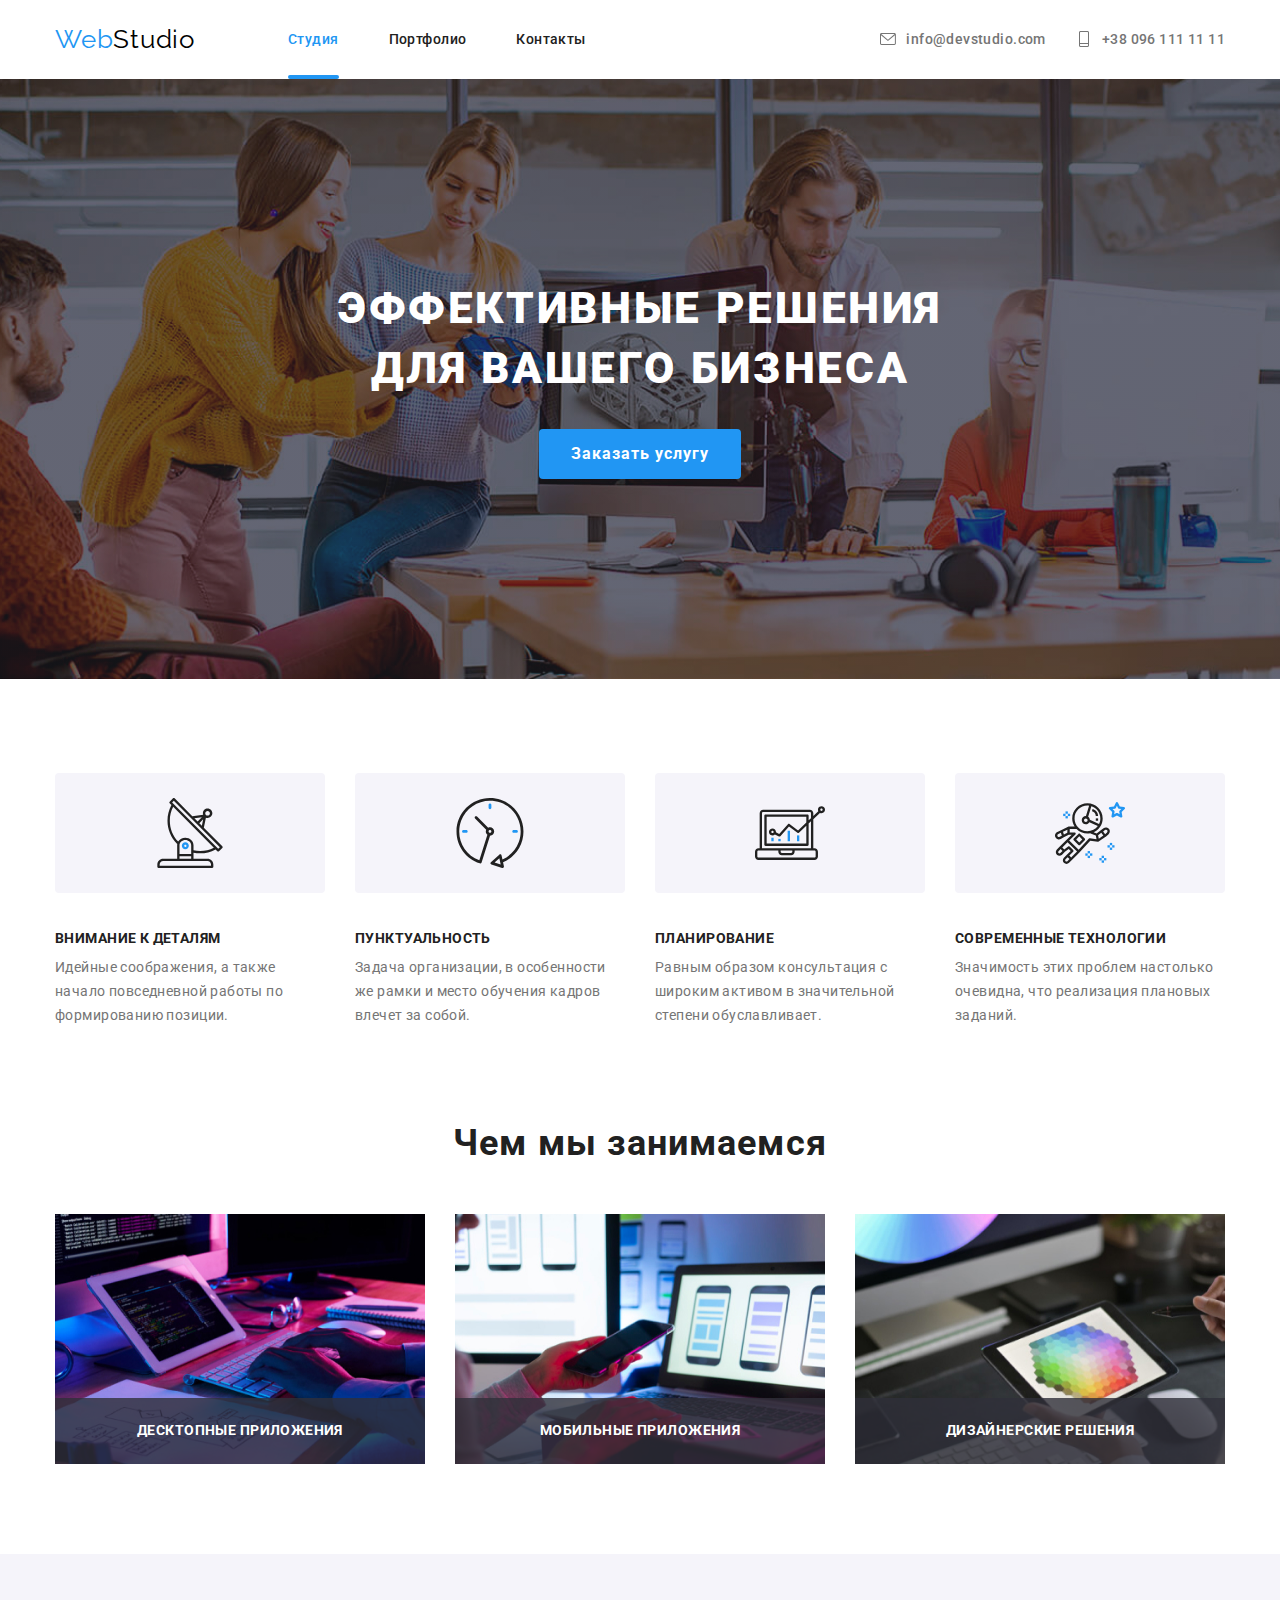
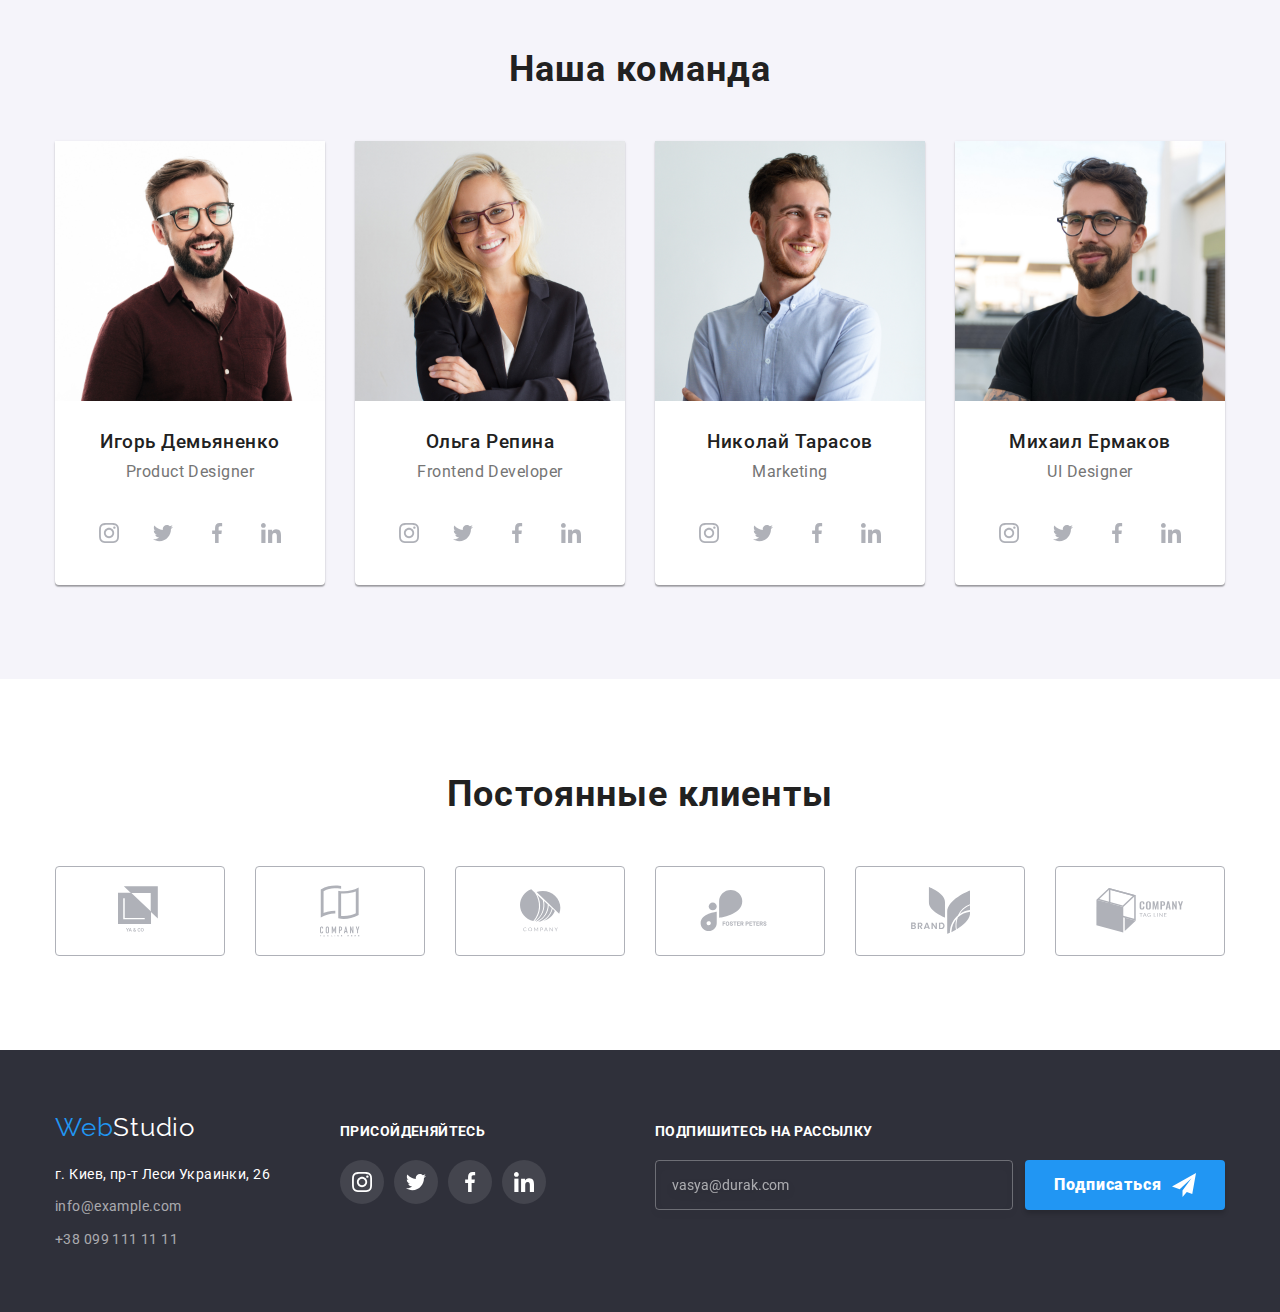
<file: index.html>
<!DOCTYPE html>
<html lang="ru">
  <head>
    <meta charset="UTF-8" />
    <meta name="viewport" content="width=device-width, initial-scale=1.0" />
    <title>GoIT HW #6 - Forms</title>

    <link
      href="https://fonts.googleapis.com/css2?family=Raleway:wght@700&family=Roboto:wght@400;500;700&display=swap"
      rel="stylesheet"
    />

    <link
      rel="stylesheet"
      href="https://cdnjs.cloudflare.com/ajax/libs/modern-normalize/0.7.0/modern-normalize.min.css"
    />

    <link rel="stylesheet" href="./css/main.css" />
  </head>
  <body>
    <!-- Шапка сайта -->
    <header class="header">
      <div class="header-container container">
        <nav class="site-nav">
          <a href="./index.html" lang="en" class="logo site-nav__logo">
            <span class="logo-accent">Web</span>Studio
          </a>
          <ul class="site-nav__list list">
            <li class="site-nav__item"><a href="./index.html" class="site-nav__link site-nav__link--current">Студия</a></li>
            <li class="site-nav__item"><a href="./portfolio.html" class="site-nav__link">Портфолио</a></li>
            <li class="site-nav__item"><a href="" class="site-nav__link">Контакты</a></li>
          </ul>
        </nav>

        <ul class="header-contacts list">
          <li class="header-contacts__item">
            <a href="mailto:info@devstudio.com" class="header-contacts__link">
              <svg width="16" height="16" class="header-contacts__icon icon-email">
                <use href="./images/icons.svg#envelope"></use>
              </svg>
              info@devstudio.com
            </a>
          </li>
          <li class="header-contacts__item">
            <a href="tel:+380961111111" class="header-contacts__link">
              <svg width="16" height="16" class="header-contacts__icon icon-phone">
                <use href="./images/icons.svg#phone"></use>
              </svg>
              +38 096 111 11 11</a
            >
          </li>
        </ul>
      </div>
    </header>

    <main>
      <!-- Герой -->
      <section class="hero">
        <h1 class="hero__title">
          Эффективные решения<br />
          для вашего бизнеса
        </h1>
        <button class="hero__button" data-modal-open>Заказать услугу</button>
      </section>

      <!-- Особенности -->
      <section class="features-section">
        <div class="container">
          <h2 class="section-title visually-hidden">Наши особенности</h2>
          <ul class="features-section__list list">
            <li class="features-section__item">
              <svg class="features-section__icon" width="270" height="120">
                <use href="./images/icons.svg#icon-antenna"></use>
              </svg>
              <h3 class="features-section__title">Внимание к деталям</h3>
              <p class="features-section__text">
                Идейные соображения, а также начало повседневной работы по
                формированию позиции.
              </p>
            </li>
            <li class=" features-section__item">
              <svg class="features-section__icon" width="270" height="120">
                <use href="./images/icons.svg#icon-clock"></use>
              </svg>
              <h3 class="features-section__title">Пунктуальность</h3>
              <p class="features-section__text">
                Задача организации, в особенности же рамки и место обучения
                кадров влечет за собой.
              </p>
            </li>
            <li class="features-section__item">
              <svg class="features-section__icon" width="270" height="120">
                <use href="./images/icons.svg#icon-diagram"></use>
              </svg>
              <h3 class="features-section__title">Планирование</h3>
              <p class="features-section__text">
                Равным образом консультация с широким активом в значительной
                степени обуславливает.
              </p>
            </li>
            <li class="features-section__item">
              <svg class="features-section__icon" width="270" height="120">
                <use href="./images/icons.svg#icon-astronaut"></use>
              </svg>
              <h3 class="features-section__title">Современные технологии</h3>
              <p class="features-section__text">
                Значимость этих проблем настолько очевидна, что реализация
                плановых заданий.
              </p>
            </li>
          </ul>
        </div>
      </section>

      <!-- Чем мы занимаемся -->
      <section class="works-section">
        <div class="container">
          <h2 class="section-title works-section__title">Чем мы занимаемся</h2>

          <ul class="works-section__list list">
            <li class="works-section__item">
              <img
                src="./images/whatWeDo1.jpg"
                alt="Планшет с клавиатурой"
                width="370"
                height="250"
                class="works-section__image img"
              />
              <p class="works-section__type">Десктопные приложения</p>
            </li>
            <li class="works-section__item">
              <img
                src="./images/whatWeDo2.jpg"
                alt="Разработка приложений на экране ноутбука"
                width="370"
                height="250"
                class="works-section__image img"
              />
              <p class="works-section__type">Мобильные приложения</p>
            </li>

            <li class="works-section__item">
              <img
                src="./images/whatWeDo3.jpg"
                alt="Цветовая гамма на планшете"
                width="370"
                height="250"
                class="works-section__image img"
              />
              <p class="works-section__type">Дизайнерские решения</p>
            </li>
          </ul>
        </div>
      </section>

      <!-- Наша команда -->
      <section class="team-section">
        <div class="container">
          <h2 class="team-section__title section-title">Наша команда</h2>

          <ul class="team-section__list list">
            <li class="team-section__item">
              <img
                src="./images/team1.jpg"
                alt="Игорь Демьяненко"
                width="270"
                class="team-section__image img"
              />
              <h3 class="team-section__name">Игорь Демьяненко</h3>
              <p class="team-section__position">Product Designer</p>
              <div class="team-section__social-list">
                <a
                  href="https:/instagram.com"
                  target="_blank"
                  aria-label="Ссылка на Instagram"
                  class="team-section__social-icon"
                >
                  <svg width="20" height="20">
                    <use href="./images/icons.svg#icon-instagram"></use>
                  </svg>
                </a>
                <a
                  href="https:/twitter.com"
                  target="_blank"
                  aria-label="Ссылка на Twitter"
                  class="team-section__social-icon"
                >
                  <svg width="20" height="20">
                    <use href="./images/icons.svg#icon-twitter"></use>
                  </svg>
                </a>
                <a
                  href="https:/fb.com"
                  target="_blank"
                  aria-label="Ссылка на Facebook"
                  class="team-section__social-icon"
                >
                  <svg width="20" height="20">
                    <use href="./images/icons.svg#icon-facebook"></use>
                  </svg>
                </a>
                <a
                  href="https:/linkedin.com"
                  target="_blank"
                  aria-label="Ссылка на Linkedin"
                  class="team-section__social-icon"
                >
                  <svg width="20" height="20">
                    <use href="./images/icons.svg#icon-linkedin"></use>
                  </svg>
                </a>
              </div>
            </li>
            <li class="team-section__item">
              <img
                src="./images/team2.jpg"
                alt="Ольга Репина"
                width="270"
                class="team-section__image img"
              />
              <h3 class="team-section__name">Ольга Репина</h3>
              <p class="team-section__position">Frontend Developer</p>
              <div class="team-section__social-list">
                <a
                  href="https:/instagram.com"
                  target="_blank"
                  aria-label="Ссылка на Instagram"
                  class="team-section__social-icon"
                >
                  <svg width="20" height="20">
                    <use href="./images/icons.svg#icon-instagram"></use>
                  </svg>
                </a>
                <a
                  href="https:/twitter.com"
                  target="_blank"
                  aria-label="Ссылка на Twitter"
                  class="team-section__social-icon"
                >
                  <svg width="20" height="20">
                    <use href="./images/icons.svg#icon-twitter"></use>
                  </svg>
                </a>
                <a
                  href="https:/fb.com"
                  target="_blank"
                  aria-label="Ссылка на Facebook"
                  class="team-section__social-icon"
                >
                  <svg width="20" height="20">
                    <use href="./images/icons.svg#icon-facebook"></use>
                  </svg>
                </a>
                <a
                  href="https:/linkedin.com"
                  target="_blank"
                  aria-label="Ссылка на Linkedin"
                  class="team-section__social-icon"
                >
                  <svg width="20" height="20">
                    <use href="./images/icons.svg#icon-linkedin"></use>
                  </svg>
                </a>
              </div>
            </li>
            <li class="team-section__item">
              <img
                src="./images/team3.jpg"
                alt="Николай Тарасов"
                width="270"
                class="team-section__image img"
              />
              <h3 class="team-section__name">Николай Тарасов</h3>
              <p class="team-section__position">Marketing</p>
              <div class="team-section__social-list">
                <a
                  href="https:/instagram.com"
                  target="_blank"
                  aria-label="Ссылка на Instagram"
                  class="team-section__social-icon"
                >
                  <svg width="20" height="20">
                    <use href="./images/icons.svg#icon-instagram"></use>
                  </svg>
                </a>
                <a
                  href="https:/twitter.com"
                  target="_blank"
                  aria-label="Ссылка на Twitter"
                  class="team-section__social-icon"
                >
                  <svg width="20" height="20">
                    <use href="./images/icons.svg#icon-twitter"></use>
                  </svg>
                </a>
                <a
                  href="https:/fb.com"
                  target="_blank"
                  aria-label="Ссылка на Facebook"
                  class="team-section__social-icon"
                >
                  <svg width="20" height="20">
                    <use href="./images/icons.svg#icon-facebook"></use>
                  </svg>
                </a>
                <a
                  href="https:/linkedin.com"
                  target="_blank"
                  aria-label="Ссылка на Linkedin"
                  class="team-section__social-icon"
                >
                  <svg width="20" height="20">
                    <use href="./images/icons.svg#icon-linkedin"></use>
                  </svg>
                </a>
              </div>
            </li>
            <li class="team-section__item">
              <img
                src="./images/team4.jpg"
                alt="Михаил Ермаков"
                width="270"
                class="team-section__image img"
              />
              <h3 class="team-section__name">Михаил Ермаков</h3>
              <p class="team-section__position">UI Designer</p>
              <div class="team-section__social-list">
                <a
                  href="https:/instagram.com"
                  target="_blank"
                  aria-label="Ссылка на Instagram"
                  class="team-section__social-icon"
                >
                  <svg width="20" height="20">
                    <use href="./images/icons.svg#icon-instagram"></use>
                  </svg>
                </a>
                <a
                  href="https:/twitter.com"
                  target="_blank"
                  aria-label="Ссылка на Twitter"
                  class="team-section__social-icon"
                >
                  <svg width="20" height="20">
                    <use href="./images/icons.svg#icon-twitter"></use>
                  </svg>
                </a>
                <a
                  href="https:/fb.com"
                  target="_blank"
                  aria-label="Ссылка на Facebook"
                  class="team-section__social-icon"
                >
                  <svg width="20" height="20">
                    <use href="./images/icons.svg#icon-facebook"></use>
                  </svg>
                </a>
                <a
                  href="https:/linkedin.com"
                  target="_blank"
                  aria-label="Ссылка на Linkedin"
                  class="team-section__social-icon"
                >
                  <svg width="20" height="20">
                    <use href="./images/icons.svg#icon-linkedin"></use>
                  </svg>
                </a>
              </div>
            </li>
          </ul>
        </div>
      </section>

      <!-- Наши клиенты -->
      <section class="clients-section">
        <div class="container">
          <h2 class="section-title">Постоянные клиенты</h2>
          <ul class="clients-section__list list">
            <li class="clients-section__item">
              <a href="./" class="clients-section__link" aria-label="Логотип клиента №1">
                <svg class="clients-section__icon" width="44" height="49">
                  <use href="./images/icons.svg#icon-logo1"></use>
                </svg>
              </a>
            </li>
            <li class="clients-section__item">
              <a href="./" class="clients-section__link" aria-label="Логотип клиента №2">
                <svg class="clients-section__icon" width="40" height="52">
                  <use href="./images/icons.svg#icon-logo2"></use>
                </svg>
              </a>
            </li>
            <li class="clients-section__item">
              <a href="./" class="clients-section__link" aria-label="Логотип клиента №3">
                <svg class="clients-section__icon" width="41" height="43">
                  <use href="./images/icons.svg#icon-logo3"></use>
                </svg>
              </a>
            </li>
            <li class="clients-section__item">
              <a href="./" class="clients-section__link" aria-label="Логотип клиента №4">
                <svg class="clients-section__icon" width="80" height="42">
                  <use href="./images/icons.svg#icon-logo4"></use>
                </svg>
              </a>
            </li>
            <li class="clients-section__item">
              <a href="./" class="clients-section__link" aria-label="Логотип клиента №5">
                <svg class="clients-section__icon" width="59" height="47">
                  <use href="./images/icons.svg#icon-logo5"></use>
                </svg>
              </a>
            </li>
            <li class="clients-section__item">
              <a href="./" class="clients-section__link" aria-label="Логотип клиента №6">
                <svg class="clients-section__icon" width="88" height="45">
                  <use href="./images/icons.svg#icon-logo6"></use>
                </svg>
              </a>
            </li>
          </ul>
        </div>
      </section>
    </main>

    <!-- Подвал сайта (Footer) -->

    <footer class="footer">
      <div class="container footer__container">
        <div class="footer-contacts">
          <a href="./index.html" lang="en" class="footer-contacts__logo logo">
            <span class="logo-accent">Web</span>Studio
          </a>
          <address class="footer-contacts__list">
            <a
              href="https://goo.gl/maps/jDe5EnL38nqXM14u8"
              class="footer-contacts__link footer-contacts__link--address"
              target="_blank"
            >
              г. Киев, пр-т Леси Украинки, 26
            </a>
            <a href="mailto:info@example.com" class="footer-contacts__link">
              info@example.com
            </a>

            <a href="tel:+380991111111" class="footer-contacts__link"> +38 099 111 11 11 </a>
          </address>
        </div>
        <div class="footer-social">
          <p class="footer__title">Присойденяйтесь</p>
          <div class="footer-social__list">
            <a
              href="https:/instagram.com"
              target="_blank"
              aria-label="Ссылка на Instagram"
              class="footer-social__icon"
            >
              <svg width="20" height="20">
                <use href="./images/icons.svg#icon-instagram"></use>
              </svg>
            </a>
            <a
              href="https:/twitter.com"
              target="_blank"
              aria-label="Ссылка на Twitter"
              class="footer-social__icon"
            >
              <svg width="20" height="20">
                <use href="./images/icons.svg#icon-twitter"></use>
              </svg>
            </a>
            <a
              href="https:/fb.com"
              target="_blank"
              aria-label="Ссылка на Facebook"
              class="footer-social__icon"
            >
              <svg width="20" height="20">
                <use href="./images/icons.svg#icon-facebook"></use>
              </svg>
            </a>
            <a
              href="https:/linkedin.com"
              target="_blank"
              aria-label="Ссылка на Linkedin"
              class="footer-social__icon"
            >
              <svg width="20" height="20">
                <use href="./images/icons.svg#icon-linkedin"></use>
              </svg>
            </a>
          </div>
        </div>
        <div class="footer-subscribe">
          <p class="footer__title">Подпишитесь на рассылку</p>
          <form action="" class="subscribe-form js-form">
            <input
              type="email"
              class="subscribe-email"
              name="subscribe-email"
              placeholder="vasya@durak.com"
              autocomplete="email"
            />
            <button type="submit" class="subscribe-submit">Подписаться</button>
          </form>
        </div>
      </div>
    </footer>


    <!-- Модальное окно с формой на фоне оверлея -->

    <div class="backdrop is-hidden" data-modal>
      <div class="modal">
        <button class="button-close" data-modal-close>
          <svg class="icon-close" width="18" height="18">
            <use href="./images/form-icons.svg#icon-close-cross"></use>
          </svg>
        </button>

        <form class="modal-form" action="" autocomplete="off">
          <b class="modal-title">Оставьте свои данные, мы вам перезвоним</b>

          <div class="modal-form-field">
            <label for="name">Имя</label>
            <input type="text" name="name" id="name" />
            <svg class="form-icon" width="18" height="18">
              <use href="./images/form-icons.svg#icon-person"></use>
            </svg>
          </div>

          <div class="modal-form-field">
            <label for="tel">Телефон</label>
            <input type="tel" name="tel" id="tel" />
            <svg class="form-icon" width="18" height="18">
              <use href="./images/form-icons.svg#icon-phone"></use>
            </svg>
          </div>

          <div class="modal-form-field">
            <label for="email">Почта</label>
            <input type="email" name="email" id="email" />
            <svg class="form-icon" width="18" height="18">
              <use href="./images/form-icons.svg#icon-email"></use>
            </svg>
          </div>
          <div class="modal-form-textarea">
            <label for="comment">Комментарий</label>
            <textarea
              name="comment"
              id="comment"
              rows="10"
              class="form-comment"
              placeholder="Введите текст"
            ></textarea>
          </div>

          <div class="modal-form-checkbox">
            <label class="confirm">
              <input
                type="checkbox"
                name="confirm"
                class="checkbox visually-hidden"
              />
              <span class="checkbox-icon"></span>
              Соглашаюсь с рассылкой и принимаю
              <a href="#" class="link"> Условия договора</a>
            </label>
          </div>

          <button type="submit" class="modal-submit">Отправить</button>
        </form>
      </div>
    </div>

    <script>
      (() => {
        document.querySelector('.modal-form').addEventListener('submit', e => {
          e.preventDefault();

          new FormData(e.currentTarget).forEach((value, name) =>
            console.log(`${name}: ${value}`),
          );

          e.currentTarget.reset();
        });
      })();
    </script>

    <script src="./js/modal.js"></script>
  </body>
</html>
</file>
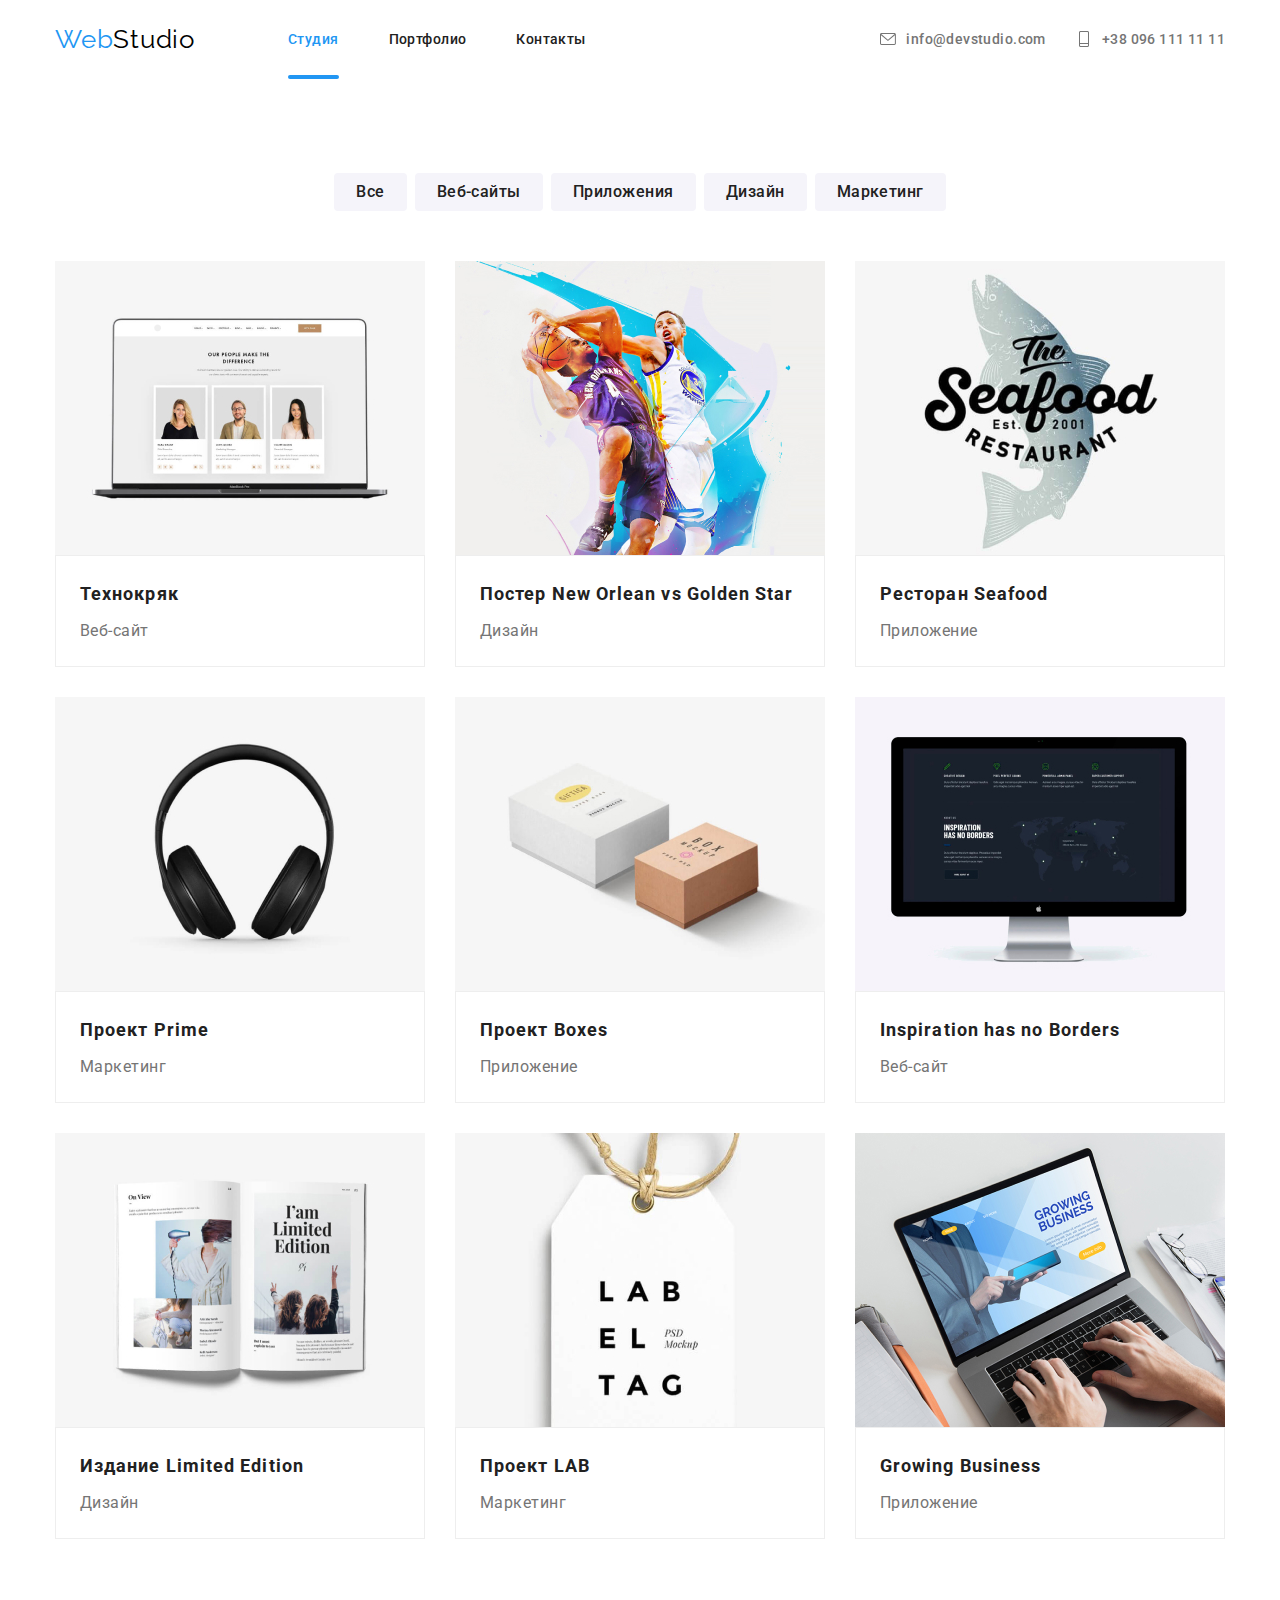
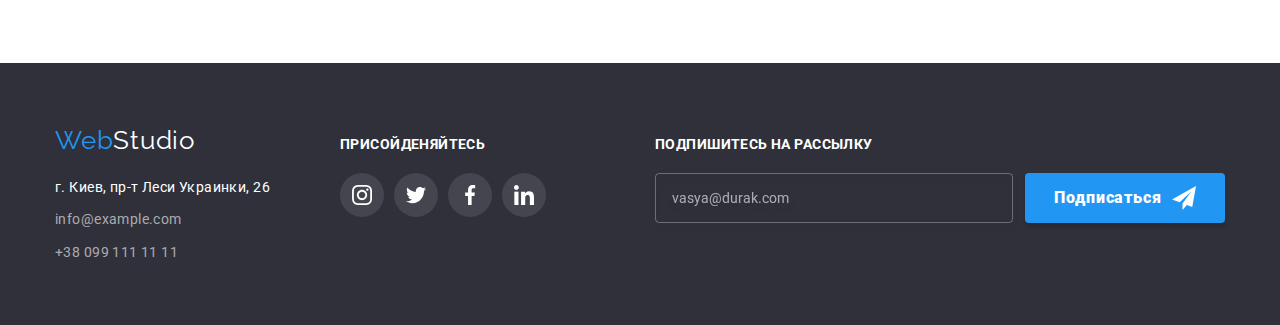
<file: portfolio.html>
<!DOCTYPE html>
<html lang="ru">
  <head>
    <meta charset="UTF-8" />
    <meta name="viewport" content="width=device-width, initial-scale=1.0" />
    <title>GoIT HW #6 - Forms - Portfolio Page</title>

    <link
      href="https://fonts.googleapis.com/css2?family=Raleway:wght@700&family=Roboto:wght@400;500;700&display=swap"
      rel="stylesheet"
    />

    <link
      rel="stylesheet"
      href="https://cdnjs.cloudflare.com/ajax/libs/modern-normalize/0.7.0/modern-normalize.min.css"
    />

    <link rel="stylesheet" href="./css/main.css" />
    <link rel="stylesheet" href="./css/portfolio.css" />
  </head>

  <body>
<!-- Шапка сайта -->
<header class="header">
  <div class="header-container container">
    <nav class="site-nav">
      <a href="./index.html" lang="en" class="logo site-nav__logo">
        <span class="logo-accent">Web</span>Studio
      </a>
      <ul class="site-nav__list list">
        <li class="site-nav__item"><a href="./index.html" class="site-nav__link site-nav__link--current">Студия</a></li>
        <li class="site-nav__item"><a href="./portfolio.html" class="site-nav__link">Портфолио</a></li>
        <li class="site-nav__item"><a href="" class="site-nav__link">Контакты</a></li>
      </ul>
    </nav>

    <ul class="header-contacts list">
      <li class="header-contacts__item">
        <a href="mailto:info@devstudio.com" class="header-contacts__link">
          <svg width="16" height="16" class="header-contacts__icon icon-email">
            <use href="./images/icons.svg#envelope"></use>
          </svg>
          info@devstudio.com
        </a>
      </li>
      <li class="header-contacts__item">
        <a href="tel:+380961111111" class="header-contacts__link">
          <svg width="16" height="16" class="header-contacts__icon icon-phone">
            <use href="./images/icons.svg#phone"></use>
          </svg>
          +38 096 111 11 11</a>
      </li>
    </ul>
  </div>
</header>

    <!-- Тело main  -->
    <main class="main-body">
      <section class="section portfolio-filter">
        <h1 class="visually-hidden">Портфолио</h1>

        <div class="container">
          <form class="filter-list">
            <input
              type="radio"
              class="filter-list__category visually-hidden"
              name="category"
              id="all"
            />
            <label class="filter-list__label" for="all">Все</label>
            <input
              type="radio"
              class="filter-list__category visually-hidden"
              name="category"
              id="web-sites"
            />
            <label class="filter-list__label" for="web-sites">
              Веб-сайты
            </label>
            <input
              type="radio"
              class="filter-list__category visually-hidden"
              name="category"
              id="app"
            />
            <label class="filter-list__label" for="app"> Приложения </label>
            <input
              type="radio"
              class="filter-list__category visually-hidden"
              name="category"
              id="design"
            />
            <label class="filter-list__label" for="design"> Дизайн </label>
            <input
              type="radio"
              class="filter-list__category visually-hidden"
              name="category"
              id="marketing"
            />
            <label class="filter-list__label" for="marketing">
              Маркетинг
            </label>
          </form>
        </div>
      </section>

      <section class="section portfolio">
        <div class="container">
          <ul class="portfolio-list list">
            <li class="item">
              <div class="card">
                <a href="" class="link"
                  ><div class="card-thumb">
                    <img
                      src="./images/portfolio1.jpg"
                      width="370"
                      alt="Веб-сайт технокряк"
                    />
                    <p class="card-description">
                      Технокряк это современная площадка распространения
                      коронавируса. Компании используют эту платформу для
                      цифрового шпионажа и атак на защищённые сервера
                      конкурентов.
                    </p>
                  </div>

                  <div class="card-content">
                    <h2 class="title">Технокряк</h2>
                    <p class="text">Веб-сайт</p>
                  </div>
                </a>
              </div>
            </li>
            <li class="item">
              <div class="card">
                <a href="" class="link"
                  ><div class="card-thumb">
                    <img
                      src="./images/portfolio2.jpg"
                      width="370"
                      alt="Постер New Orlean vs Golden Star"
                    />
                    <p class="card-description">
                      Технокряк это современная площадка распространения
                      коронавируса. Компании используют эту платформу для
                      цифрового шпионажа и атак на защищённые сервера
                      конкурентов.
                    </p>
                  </div>

                  <div class="card-content">
                    <h2 class="title">Постер New Orlean vs Golden Star</h2>
                    <p class="text">Дизайн</p>
                  </div>
                </a>
              </div>
            </li>
            <li class="item">
              <div class="card">
                <a href="" class="link"
                  ><div class="card-thumb">
                    <img
                      src="./images/portfolio3.jpg"
                      width="370"
                      alt="Ресторан Seafood"
                    />
                    <p class="card-description">
                      Технокряк это современная площадка распространения
                      коронавируса. Компании используют эту платформу для
                      цифрового шпионажа и атак на защищённые сервера
                      конкурентов.
                    </p>
                  </div>

                  <div class="card-content">
                    <h2 class="title">Ресторан Seafood</h2>
                    <p class="text">Приложение</p>
                  </div>
                </a>
              </div>
            </li>
            <li class="item">
              <div class="card">
                <a href="" class="link">
                  <div class="card-thumb">
                    <img
                      src="./images/portfolio4.jpg"
                      width="370"
                      alt="Проект Prime"
                    />

                    <p class="card-description">
                      Технокряк это современная площадка распространения
                      коронавируса. Компании используют эту платформу для
                      цифрового шпионажа и атак на защищённые сервера
                      конкурентов.
                    </p>
                  </div>

                  <div class="card-content">
                    <h2 class="title">Проект Prime</h2>
                    <p class="text">Маркетинг</p>
                  </div>
                </a>
              </div>
            </li>
            <li class="item">
              <div class="card">
                <a href="" class="link">
                  <div class="card-thumb">
                    <img
                      src="./images/portfolio5.jpg"
                      width="370"
                      alt="Проект Boxes"
                    />
                    <p class="card-description">
                      Технокряк это современная площадка распространения
                      коронавируса. Компании используют эту платформу для
                      цифрового шпионажа и атак на защищённые сервера
                      конкурентов.
                    </p>
                  </div>

                  <div class="card-content">
                    <h2 class="title">Проект Boxes</h2>
                    <p class="text">Приложение</p>
                  </div>
                </a>
              </div>
            </li>
            <li class="item">
              <div class="card">
                <a href="" class="link">
                  <div class="card-thumb">
                    <img
                      src="./images/portfolio6.jpg"
                      width="370"
                      alt="Inspiration has no Borders"
                    />
                    <p class="card-description">
                      Технокряк это современная площадка распространения
                      коронавируса. Компании используют эту платформу для
                      цифрового шпионажа и атак на защищённые сервера
                      конкурентов.
                    </p>
                  </div>

                  <div class="card-content">
                    <h2 class="title">Inspiration has no Borders</h2>
                    <p class="text">Веб-сайт</p>
                  </div>
                </a>
              </div>
            </li>
            <li class="item">
              <div class="card">
                <a href="" class="link">
                  <div class="card-thumb">
                    <img
                      src="./images/portfolio7.jpg"
                      width="370"
                      alt="Издание Limited Edition"
                    />
                    <p class="card-description">
                      Технокряк это современная площадка распространения
                      коронавируса. Компании используют эту платформу для
                      цифрового шпионажа и атак на защищённые сервера
                      конкурентов.
                    </p>
                  </div>

                  <div class="card-content">
                    <h2 class="title">Издание Limited Edition</h2>
                    <p class="text">Дизайн</p>
                  </div>
                </a>
              </div>
            </li>
            <li class="item">
              <div class="card">
                <a href="" class="link">
                  <div class="card-thumb">
                    <img
                      src="./images/portfolio8.jpg"
                      width="370"
                      alt="Проект LAB"
                    />
                    <p class="card-description">
                      Технокряк это современная площадка распространения
                      коронавируса. Компании используют эту платформу для
                      цифрового шпионажа и атак на защищённые сервера
                      конкурентов.
                    </p>
                  </div>
                  <div class="card-content">
                    <h2 class="title">Проект LAB</h2>
                    <p class="text">Маркетинг</p>
                  </div>
                </a>
              </div>
            </li>
            <li class="item">
              <div class="card">
                <a href="" class="link">
                  <div class="card-thumb">
                    <img
                      src="./images/portfolio9.jpg"
                      width="370"
                      alt="Growing Business"
                      class="img"
                    />
                    <p class="card-description">
                      Технокряк это современная площадка распространения
                      коронавируса. Компании используют эту платформу для
                      цифрового шпионажа и атак на защищённые сервера
                      конкурентов.
                    </p>
                  </div>

                  <div class="card-content">
                    <h2 class="title">Growing Business</h2>
                    <p class="text">Приложение</p>
                  </div>
                </a>
              </div>
            </li>
          </ul>
        </div>
      </section>
    </main>

      <!-- Подвал сайта (Footer) -->
      
      <footer class="footer">
        <div class="container footer__container">
          <div class="footer-contacts">
            <a href="./index.html" lang="en" class="footer-contacts__logo logo">
              <span class="logo-accent">Web</span>Studio
            </a>
            <address class="footer-contacts__list">
              <a href="https://goo.gl/maps/jDe5EnL38nqXM14u8" class="footer-contacts__link footer-contacts__link--address"
                target="_blank">
                г. Киев, пр-т Леси Украинки, 26
              </a>
              <a href="mailto:info@example.com" class="footer-contacts__link">
                info@example.com
              </a>
      
              <a href="tel:+380991111111" class="footer-contacts__link"> +38 099 111 11 11 </a>
            </address>
          </div>
          <div class="footer-social">
            <p class="footer__title">Присойденяйтесь</p>
            <div class="footer-social__list">
              <a href="https:/instagram.com" target="_blank" aria-label="Ссылка на Instagram" class="footer-social__icon">
                <svg width="20" height="20">
                  <use href="./images/icons.svg#icon-instagram"></use>
                </svg>
              </a>
              <a href="https:/twitter.com" target="_blank" aria-label="Ссылка на Twitter" class="footer-social__icon">
                <svg width="20" height="20">
                  <use href="./images/icons.svg#icon-twitter"></use>
                </svg>
              </a>
              <a href="https:/fb.com" target="_blank" aria-label="Ссылка на Facebook" class="footer-social__icon">
                <svg width="20" height="20">
                  <use href="./images/icons.svg#icon-facebook"></use>
                </svg>
              </a>
              <a href="https:/linkedin.com" target="_blank" aria-label="Ссылка на Linkedin" class="footer-social__icon">
                <svg width="20" height="20">
                  <use href="./images/icons.svg#icon-linkedin"></use>
                </svg>
              </a>
            </div>
          </div>
          <div class="footer-subscribe">
            <p class="footer__title">Подпишитесь на рассылку</p>
            <form action="" class="subscribe-form js-form">
              <input type="email" class="subscribe-email" name="subscribe-email" placeholder="vasya@durak.com"
                autocomplete="email" />
              <button type="submit" class="subscribe-submit">Подписаться</button>
            </form>
          </div>
        </div>
      </footer>

  </body>
</html>
</file>
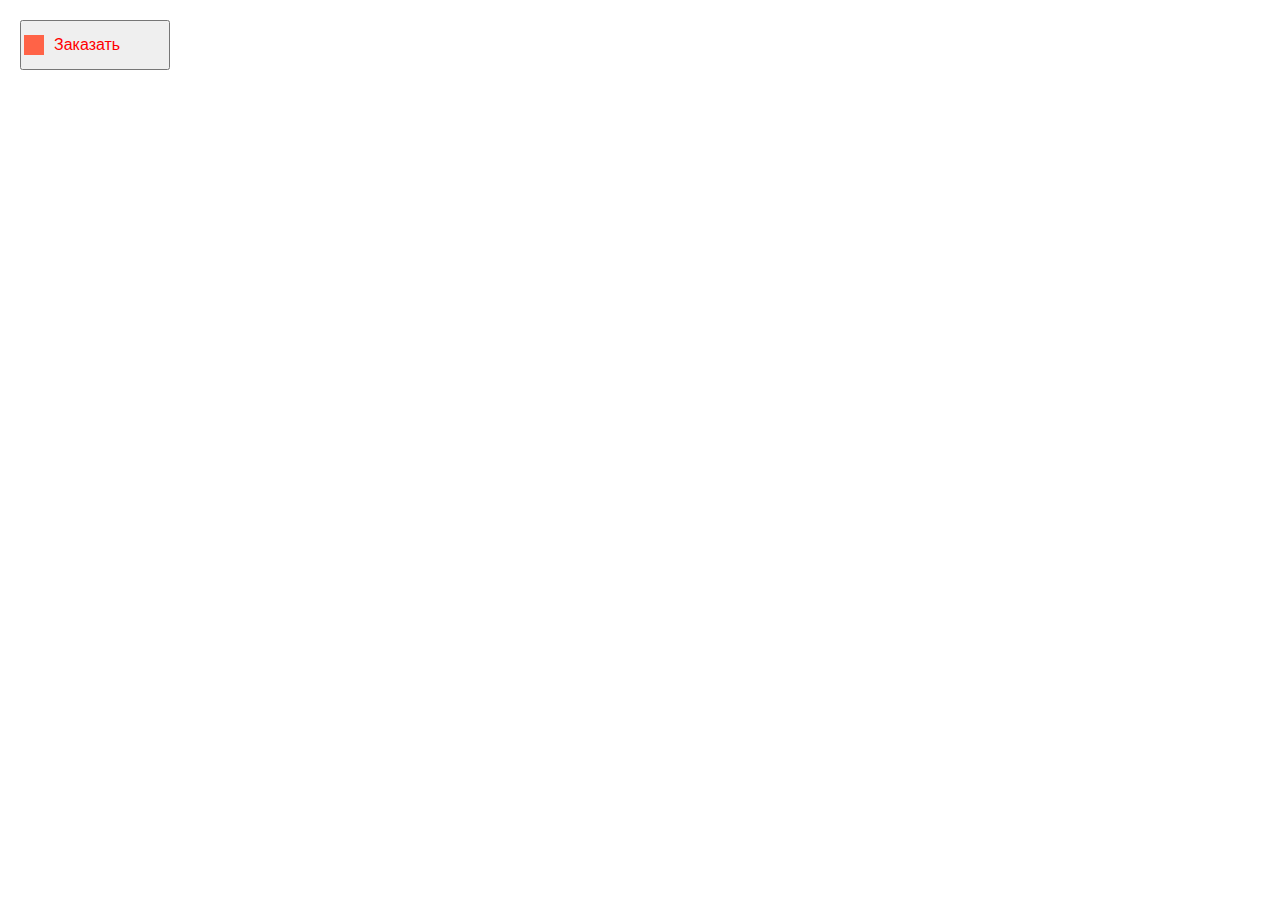
<file: repeta.html>
<!DOCTYPE html>
<html lang="ru">
  <head>
    <meta charset="UTF-8" />
    <meta name="viewport" content="width=device-width, initial-scale=1.0" />
    <title>Современная декоративная метка и иконка</title>
    <link
      rel="stylesheet"
      href="https://cdnjs.cloudflare.com/ajax/libs/modern-normalize/0.6.0/modern-normalize.min.css"
    />
    <link rel="stylesheet" href="./repeta.css" />
  </head>
  <body>
 

<button class="button">
  <span class="icon"></span>
  <span class="label">Заказать</span>
</button>  
  </body>
</html>
</file>
<file: css/main.css>
:root {
  --primary-text-color: #757575;
  --title-text-color: #212121;
  --primary-white-color: #ffffff;
  --primary-black-color: #000000;
  --accent-color: #2196f3;
  --grey-icons-color: #afb1b8;
  --grey-background-color: #f5f4fa;
  --temporary-bg-color: #2f303a;
  --transparent-white-color: rgba(255, 255, 255, 0.6);
  --transparent-white-color-01: rgba(255, 255, 255, 0.1);
  --transparent-grey-color: rgba(47, 48, 58, 0.8);
  --transparent-blue-color: rgba(33, 150, 243, 0.9);
  --transparent-backdrop: rgba(0, 0, 0, 0.2);
  --form-border-colors: rgba(33, 33, 33, 0.2);

  --animation-timing-function: cubic-bezier(0.4, 0, 0.2, 1);
}

html {
  box-sizing: border-box;
}

*,
*::after,
*::before {
  box-sizing: inherit;
}

body {
  background-color: var(--primary-white-color);
  color: var(--primary-text-color);
  letter-spacing: 0.03em;
  font-family: Roboto, sans-serif;
  font-weight: 400;
  font-size: 14px;
  line-height: 1.71;
}

.container {
  margin-left: auto;
  margin-right: auto;
  padding-right: 15px;
  padding-left: 15px;
  width: 1200px;
  /* outline: solid 2px tomato; */
}

/* Утилиты and partials for SASS*/

.centred {
  text-align: center;
}

.visually-hidden {
  position: absolute;
  width: 1px;
  height: 1px;
  margin: -1px;
  padding: 0;
  overflow: hidden;
  border: 0;
  clip: rect(0 0 0 0);
}

.list {
  list-style: none;
  margin: 0;
  padding: 0;
}

.img {
  display: block;
}

.logo {
  text-decoration: none;

  font-family: Raleway, sans-serif;
  font-weight: 400;
  font-size: 26px;

  line-height: 1.19;
  letter-spacing: 0.03em;
}

.section-title {
  margin-top: 0;
  margin-bottom: 0;
  color: var(--title-text-color);
  font-weight: 700;
  font-size: 36px;
  line-height: 1.17;
  text-align: center;
  letter-spacing: 0.03em;
  margin-bottom: 50px;
}

/* Header */

.header-container {
  display: flex;
  align-items: center;
}

/* Logo in Header  */

.site-nav__logo {
  margin-right: 93px;
  padding: 24px 0;
  color: var(--primary-black-color);
}

.logo-accent {
  color: var(--accent-color);
}

/* Site navigation in Header */

.site-nav {
  display: flex;
  align-items: center;
}

.site-nav__list {
  display: flex;
}

.site-nav__item {
  margin-right: 50px;
}

.site-nav__link {
  position: relative;
  padding: 32px 0;
  color: var(--title-text-color);
  text-decoration: none;
  font-weight: 500;
  font-size: 14px;
  line-height: 1.14px;

  transition: color 250ms var(--animation-timing-function);
}

.site-nav__link:hover,
.site-nav__link:focus {
  color: var(--accent-color);
}

.site-nav__link--current {
  color: var(--accent-color);
}

.site-nav__link--current::after {
  content: '';
  position: absolute;
  bottom: 0;
  left: 0;

  width: 100%;
  height: 4px;

  background: var(--accent-color);
  border-radius: 2px;
}

/* Contacts  */

.header-contacts {
  display: flex;
  align-items: center;
  margin-right: 0;
  margin-left: auto;
}

/* SASS PARTIALS */
.header-contacts__link {
  text-decoration: none;
  color: var(--primary-text-color);
  font-weight: 500;
  font-size: 14px;
  line-height: 1.14px;

  transition: color 250ms var(--animation-timing-function);
}

.header-contacts__item:not(:last-child) {
  margin-right: 30px;
}

.header-contacts__link {
  display: flex;
  align-items: center;
}

.header-contacts__icon {
  display: inline-block;
  margin-right: 10px;
  fill: currentColor;
}

.header-contacts__link:hover,
.header-contacts__link:focus {
  color: var(--accent-color);
}

/* Hero section */

.hero {
  margin: 0 auto 94px;
  background-image: linear-gradient(
      to right,
      rgba(47, 48, 58, 0.4),
      rgba(47, 48, 58, 0.4)
    ),
    url(../images/people-in-office.jpg);
  background-position: center;
  background-repeat: no-repeat;
  background-size: cover;

  text-align: center;
  padding: 200px 0;
  max-width: 1600px;
}

.hero__title {
  margin-top: 0px;
  margin-bottom: 30px;
  color: var(--primary-white-color);
  font-family: Roboto, sans-serif;

  font-weight: 900;
  font-size: 44px;
  line-height: 1.36;
  text-align: center;
  letter-spacing: 0.06em;
  text-transform: uppercase;
}

.hero__button {
  display: inline-block;
  border: none;
  min-width: 200px;
  height: 50px;
  padding: 10px 32px;
  border-radius: 4px;

  color: var(--primary-white-color);
  background-color: var(--accent-color);
  text-decoration: none;
  cursor: pointer;
  font-weight: 700;
  font-size: 16px;
  line-height: 1.875;
  letter-spacing: 0.06em;
  text-align: center;
}

/* Features section */

.features-section {
  margin-bottom: 94px;
}

.features-section__list {
  display: flex;
  flex-wrap: wrap;
}

.features-section__item {
  width: calc((100% - 90px) / 4);
}

.features-section__item:not(:nth-child(4n)) {
  margin-right: 30px;
}

.features-section__icon {
  padding: 25px 100px;
  margin-bottom: 30px;
  background-color: #f5f4fa;
  border-radius: 4px;
  overflow: hidden;
}

.features-section__title {
  margin-top: 0;
  margin-bottom: 10px;
  color: var(--title-text-color);
  font-weight: 700;
  font-size: 14px;
  line-height: 1.14;
  letter-spacing: 0.03em;
  text-transform: uppercase;
}

.features-section__text {
  margin-top: 0px;
  margin-bottom: 0px;
}

/* Works section */
.works-section {
  padding-bottom: 90px;
}

.works-section__list {
  display: flex;
  flex-wrap: wrap;
}

.works-section__item:not(:nth-child(3n)) {
  margin-right: 30px;
}

.works-section__item {
  position: relative;
}

.works-section__type {
  position: absolute;
  width: 370px;
  bottom: 0;
  left: 0;

  margin: 0;
  padding: 25px 0;

  font-weight: bold;
  font-size: 14px;
  line-height: 1.14;
  text-align: center;
  letter-spacing: 0.03em;
  text-transform: uppercase;

  background-color: var(--transparent-grey-color);
  color: #ffffff;
}
/* Team section */

.team-section {
  padding: 94px 0;
  background-color: var(--grey-background-color);
}

.team-section__list {
  display: flex;
  font-size: 16px;
  line-height: 1.18;
}

.team-section__item {
  display: block;
  width: calc((100%-90px) / 4);
  background-color: var(--primary-white-color);

  box-shadow: 0px 1px 3px rgba(0, 0, 0, 0.12), 0px 1px 1px rgba(0, 0, 0, 0.14),
    0px 2px 1px rgba(0, 0, 0, 0.2);
  border-radius: 0px 0px 4px 4px;
}

.team-section__item:not(:nth-child(4n)) {
  margin-right: 30px;
}

.team-section__image {
  display: block;
  margin-top: 0px;
  margin-bottom: 30px;
}

.team-section__name {
  margin-top: 0;
  margin-bottom: 10px;
  color: var(--title-text-color);

  font-weight: 500;
  text-align: center;
  letter-spacing: 0.03em;
}

.team-section__position {
  margin-top: 0px;
  margin-bottom: 30px;
  font-weight: 400;
  text-align: center;
  letter-spacing: 0.03em;
}

.team-section__social-list {
  display: flex;
  justify-content: center;
  align-items: center;
  margin-bottom: 30px;
}

.team-section__social-icon {
  display: inline-flex;
  justify-content: center;
  align-items: center;
  width: 44px;
  height: 44px;
  border-radius: 50%;
  fill: var(--grey-icons-color);

  transition: color 750ms var(--animation-timing-function),
    background-color 750ms var(--animation-timing-function);
}

.team-section__social-icon:not(:last-child) {
  margin-right: 10px;
}

.team-section__social-icon:hover {
  background-color: var(--accent-color);
  fill: var(--primary-white-color);
}

/* Clients section */

.clients-section {
  padding: 94px 0;
}

.clients-section__list {
  display: flex;
}

.clients-section__link {
  display: flex;
  width: 170px;
  height: 90px;
  border: 1px solid var(--grey-icons-color);
  border-radius: 4px;
  justify-content: center;
  align-items: center;
  fill: var(--grey-icons-color);

  transition: fill 250ms var(--animation-timing-function),
    border-color 250ms var(--animation-timing-function);
}

.clients-section__link:hover {
  border: 1px solid var(--accent-color);
  fill: var(--accent-color);
}

.clients-section__item:not(:last-child) {
  margin-right: 30px;
}

/* Footer section  */

.footer {
  padding: 60px 0;
  background-color: var(--temporary-bg-color);
}

.footer__container {
  display: flex;
  align-items: baseline;
}

.footer-contacts__logo {
  display: block;
  color: var(--primary-white-color);
  margin-bottom: 20px;
}

.footer-contacts {
  margin-right: 70px;
}

.footer-socials {
  margin-right: 70px;
}

.footer-subscribe {
  margin-left: auto;
  margin-right: 0;
}

.footer-contacts__list {
  display: flex;
  flex-direction: column;
  font-style: normal;
}

.footer-contacts__link {
  text-decoration: none;
  color: var(--primary-text-color);
  font-weight: 500;
  font-size: 14px;
  line-height: 1.14px;
}

.footer-contacts__link {
  display: block;
}

.footer-contacts__link {
  color: var(--transparent-white-color);
  font-weight: 400;
  line-height: 1.71;
}

.footer-contacts__link:not(:last-child) {
  margin-bottom: 9px;
}

.footer-contacts__link--address {
  text-decoration: none;
  color: var(--primary-white-color);
}

.footer__title {
  margin-bottom: 20px;
  color: var(--primary-white-color);
  font-weight: 700;
  font-size: 14px;
  line-height: 1.14;
  letter-spacing: 0.03em;
  text-transform: uppercase;
}

.footer-social__list {
  display: flex;
  justify-content: center;
  align-items: center;
}

.footer-social__icon {
  display: inline-flex;
  justify-content: center;
  align-items: center;
  width: 44px;
  height: 44px;
  border-radius: 50%;
  background-color: var(--transparent-white-color-01);
  fill: var(--primary-white-color);

  transition: 750ms var(--animation-timing-function);
}

.footer-social__icon:not(:last-child) {
  margin-right: 10px;
}

.footer-social__icon:hover {
  background-color: var(--accent-color);
}

/* Footer form for Subscribe */

.subscribe-form {
  display: flex;
}

.subscribe-email {
  color: var(--primary-white-color);
  font-weight: normal;
  padding: 15px 16px;
  margin-right: 12px;

  width: 358px;
  height: 50px;

  border: 1px solid rgba(255, 255, 255, 0.3);
  box-sizing: border-box;
  filter: drop-shadow(0px 4px 4px rgba(0, 0, 0, 0.15));
  border-radius: 4px;
  background-color: transparent;
}

.subscribe-email::placeholder {
  color: rgba(255, 255, 255, 0.6);
}
.subscribe-submit {
  display: flex;
  justify-content: center;

  align-items: center;

  min-width: 200px;
  padding: 10px 0;
  color: var(--primary-white-color);
  background-color: var(--accent-color);
  border: 0px transparent solid;
  box-shadow: 0px 4px 4px rgba(0, 0, 0, 0.15);
  border-radius: 4px;

  font-family: Roboto;
  font-style: normal;
  font-weight: 900;
  font-size: 16px;
  line-height: 1.87;
  letter-spacing: 0.06em;
}

.subscribe-submit::after {
  content: '';

  margin-left: 10px;
  width: 24px;
  height: 24px;
  background-image: url(../images/icon-send.svg);
  background-repeat: no-repeat;
  background-size: contain;
}

/* Backdrop with modal window */

.backdrop {
  position: fixed;
  width: 100%;
  height: 100%;
  top: 0;
  left: 0;
  padding: 222px 536px;
  background-color: var(--transparent-backdrop);
  transform: scale(1);

  transition: 250ms cubic-bezier(0.4, 0, 0.2, 1);
  opacity: 1;
}

.backdrop.is-hidden {
  opacity: 0;
  pointer-events: none;
  transform: scale(1.5);
}

.backdrop.is-hidden .modal {
  transform: translate(-50%, -50%);
  opacity: 0;
}

.modal {
  position: absolute;

  padding: 40px;
  min-width: 528px;
  min-height: 581px;
  top: 50%;
  left: 50%;

  box-shadow: 0px 1px 3px rgba(0, 0, 0, 0.12), 0px 1px 1px rgba(0, 0, 0, 0.14),
    0px 2px 1px rgba(0, 0, 0, 0.2);
  border-radius: 4px;
  background-color: var(--primary-white-color);
  opacity: 1;

  transition: 250ms cubic-bezier(0.4, 0, 0.2, 1);
  transform: translate(-50%, -50%) scale(1);
}
.modal-form {
  display: flex;
  width: 100%;
  flex-direction: column;
  align-items: center;
}

.modal-title {
  font-family: Roboto;
  font-weight: bold;
  font-size: 20px;
  margin-bottom: 12px;
  line-height: 1.15;
  letter-spacing: 0.03em;
  color: var(--title-text-color);
}

.modal-form-field {
  position: relative;
  width: 100%;
  margin-bottom: 10px;
}

.modal-form-field > label,
.modal-form-textarea > label,
.modal-form-textarea > textarea::placeholder {
  font-size: 12px;
  line-height: 1.17;
  letter-spacing: 0.01em;
}

.modal-form-textarea > textarea::placeholder {
  color: rgba(117, 117, 117, 0.5);
}

.modal-form-field > input {
  width: 100%;
  height: 40px;
  padding: 12px 42px;
  border: 1px solid var(--form-border-colors);
  border-radius: 4px;

  transition: 250ms cubic-bezier(0.4, 0, 0.2, 1);
}

.modal-form-field > input:focus {
  outline: 1px solid transparent;
  border: 1px solid var(--accent-color);
}

.modal-form-field > input:focus + .form-icon {
  fill: var(--accent-color);
}

.form-icon {
  position: absolute;
  top: 34px;
  left: 15px;

  transition: fill 250ms cubic-bezier(0.4, 0, 0.2, 1);

  fill: var(--primary-black-color);
}

.modal-form-textarea {
  width: 100%;
  margin-bottom: 20px;
}

.modal-form-textarea textarea {
  padding: 12px 16px;
}

.form-comment {
  width: 100%;
  height: 120px;

  border: 1px solid var(--form-border-colors);
  border-radius: 4px;
  resize: none;
}

.modal-form-checkbox {
  display: flex;
  justify-content: center;
  align-items: center;
  width: 100%;
  margin-bottom: 30px;
}

.modal-form-checkbox > input {
  width: 15px;
  height: 15px;
  margin-right: 8px;
}

.modal-form-checkbox > label {
  font-size: 14 px;
  line-height: 1.71px;
  letter-spacing: 0.03em;
}

.modal-submit {
  display: flex;
  align-items: center;
  justify-content: center;

  min-width: 200px;
  padding: 10px 0;
  color: var(--primary-white-color);
  background-color: var(--accent-color);
  border: 0px transparent solid;
  box-shadow: 0px 4px 4px rgba(0, 0, 0, 0.15);
  border-radius: 4px;

  font-family: Roboto;
  font-weight: 900;
  font-size: 16px;
  line-height: 1.87;
  letter-spacing: 0.06em;
}

.confirm {
  position: relative;
  display: flex;
  align-items: center;
}

.confirm > a {
  color: var(--accent-color);
}

.checkbox-icon {
  display: inline-block;
  width: 15px;
  height: 15px;
  margin-right: 8px;
  border: 2px solid var(--title-text-color);
  background-origin: border-box;
  border-radius: 4px;
  box-shadow: 0px 2px 1px rgba(0, 0, 0, 0.2), 0px 1px 1px rgba(0, 0, 0, 0.14),
    0px 1px 3px rgba(0, 0, 0, 0.12);
}

.checkbox:checked + .checkbox-icon {
  border-color: transparent;
  background-color: var(--accent-color);
  background-image: url(../images/full-check.svg);
}

.button-close {
  position: absolute;
  width: 30px;
  height: 30px;
  right: 8px;
  top: 8px;
  border: 1px solid var(--transparent-backdrop);
  border-radius: 50% 50%;
  cursor: pointer;
  background-color: var(--primary-white-color);
}

.button-close:hover {
  border: 1px solid var(--accent-color);
}

.button-close:hover .icon-close {
  fill: var(--accent-color);
}

.icon-close {
  position: absolute;
  top: 50%;
  left: 50%;
  transform: translate(-50%, -50%);
  fill: var(--primary-black-color);
}
</file>
<file: css/portfolio.css>
/* Portfolio page css */

.portfolio-filter {
  padding-top: 94px;
  padding-bottom: 50px;
}

.filter-list {
  display: flex;
  justify-content: center;
}

.filter-list__label {
  padding: 6px 22px;

  font-weight: 500;
  font-size: 16px;
  line-height: 1.62;

  text-align: center;
  letter-spacing: 0.03em;

  background-color: var(--grey-background-color);
  color: var(--title-text-color);
  border: 0px;
  border-radius: 4px;
}

.filter-list__label:hover,
.filter-list__label:focus {
  background-color: var(--accent-color);
  color: var(--primary-white-color);
  border: 0px;
  cursor: pointer;

  box-shadow: 0px 3px 1px rgba(0, 0, 0, 0.1), 0px 1px 2px rgba(0, 0, 0, 0.08),
    0px 2px 2px rgba(0, 0, 0, 0.12);
}

.filter-list__label:not(:last-child) {
  margin-right: 8px;
}

.filter-list__category:checked + .filter-list__label {
  background-color: var(--accent-color);
  color: var(--primary-white-color);
}

/*  Список портфолио/работ */

.section.portfolio {
  padding-bottom: 94px;
}

.portfolio-list {
  display: flex;
  flex-wrap: wrap;
}

.portfolio-list .item {
  width: 370px;
  margin-right: 30px;
}

.portfolio-list .item:nth-child(3n) {
  margin-right: 0;
}

.card {
  margin-bottom: 30px;
}

.card img,
.card a {
  display: block;
}

.card .link {
  text-decoration: none;
  color: inherit;
}

.card .link:hover,
.card .link:focus {
  box-shadow: 0px 1px 1px rgba(0, 0, 0, 0.12), 0px 4px 4px rgba(0, 0, 0, 0.06),
    1px 4px 6px rgba(0, 0, 0, 0.16);
}

.card .link:hover .card-description {
  transform: translateY(0%);
}

.card-thumb {
  position: relative;
  overflow: hidden;
}

.card-description {
  position: absolute;
  width: 100%;
  height: 100%;
  bottom: 0;
  left: 0;

  padding: 63px 24px;
  margin: 0;
  background-color: var(--transparent-blue-color);

  font-size: 18px;
  font-weight: 400;
  line-height: 1.56;

  letter-spacing: 0.03em;

  color: var(--primary-white-color);

  transform: translateY(100%);
  transition: transform 250ms var(--animation-timing-function);
}

.card-content {
  padding: 20px 24px;
  border: 1px solid #eeeeee;
}

.card-content .title {
  margin-top: 0;
  margin-bottom: 4px;
  font-weight: 700;
  font-size: 18px;
  line-height: 2;
  letter-spacing: 0.06em;

  color: #212121;
}

.card-content .text {
  margin: 0;

  font-weight: 400;
  font-size: 16px;
  line-height: 1.87;
  letter-spacing: 0.03em;
}
</file>
<file: repeta.css>
*,
::before,
::after {
  box-sizing: border-box;
}

body {
  padding: 20px;
  font-family: -apple-system, BlinkMacSystemFont, 'Segoe UI', Roboto, Oxygen,
    Ubuntu, Cantarell, 'Open Sans', 'Helvetica Neue', sans-serif;
  line-height: 1.5;
  color: #2a2a2a;
}

.form {
  padding: 20px;
  margin: 20px;
  width: 600px;
}

.form-field {
  position: relative;
  margin-bottom: 20px;
}

.form-label {
  position: absolute;
  top: 50%;
  left: 40px;
  transform: translateY(-50%);

  transition: transform 250ms linear;
}

.form-input {
  width: 100%;
  margin: 0;
  padding: 10px 20px;
  padding-left: 40px;
  font: inherit;
  border-radius: 3px;
  border: 1px solid #2a2a2a;
}

.icon {
  position: absolute;
  top: 50%;
  left: 10px;

  transform: translateY(-50%);

  display: inline-block;
  width: 20px;
  height: 20px;
  background-color: tomato;
}

.form-field:focus-within > .icon {
  background-color: blue;
}

.form-field:focus-within > .form-label {
  transform: translateY(-50px);
}

.form-input:not(:placeholder-shown) + .form-label {
  transform: translateY(-50px);
}

.button {
  position: relative;
  color: red;
  min-width: 150px;
  min-height: 50px;
}

.button:hover {
  color: blue;
}

.button .icon {
  position: absolute;

  top: 50%;
  transform: translateY(-50%);
  left: 2px;
  width: 20px;
  height: 20px;
}

.button .icon:hover {
  width: 50px;
  height: 50px;
}

.button .label {
  position: absolute;

  top: 50%;
  transform: translateY(-50%);
  left: 32px;
  font-size: 16px;
}

.button:hover .icon {
  background-color: teal;
}

.button:hover .label {
  font-size: 20px;
}
</file>
